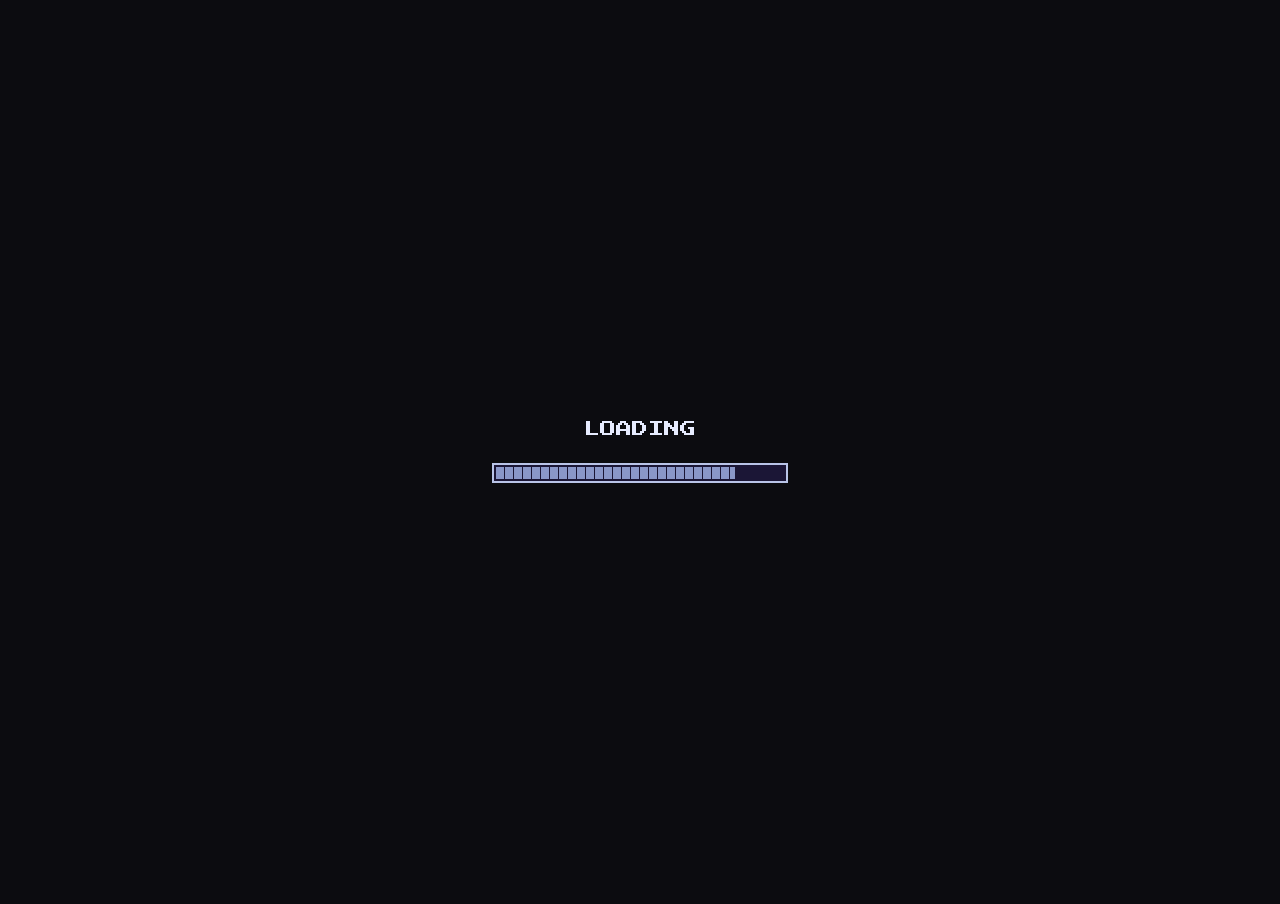
<file: index.html>
<!DOCTYPE html>
<html lang="en-GB">
<head>
  <meta charset="utf-8">
  <title>Now That's What I Call 10 Years</title>
  <meta name="viewport" content="width=device-width, initial-scale=1, maximum-scale=1, user-scalable=no, viewport-fit=cover">
  <!-- On a phone's home screen: "10 YEARS" big over the cover's sunburst
       (the whole title was too small to read there), and the album's name
       under it (Ollie, 13 and 15 Oct 2026). Rebuild icon/ with tools/icon/build_icon.py; bump ?v= so a phone
       fetches the new one. -->
  <meta name="apple-mobile-web-app-title" content="Now That's What I Call 10 Years">
  <meta name="apple-mobile-web-app-capable" content="yes">
  <meta name="mobile-web-app-capable" content="yes">
  <!-- black-translucent: the page runs under the status bar instead of
       below it. With "black" an iPhone keeps a strip at the top for the
       status bar, and opened upright then turned (the loader waits for the
       turn) it sometimes kept that strip as a black bar until the game was
       reopened (Ollie, 15 Oct 2026). The page's own near-black shows there. -->
  <meta name="apple-mobile-web-app-status-bar-style" content="black-translucent">
  <meta name="theme-color" content="#0c0c10">
  <link rel="apple-touch-icon" href="icon/icon-180.png?v=5">
  <link rel="icon" type="image/png" sizes="192x192" href="icon/icon-192.png?v=5">
  <link rel="manifest" href="manifest.webmanifest">
  <meta name="robots" content="noindex">
  <style>
    html, body { margin: 0; padding: 0; background: #0c0c10; height: 100%; overflow: hidden; }
    /* The page is pinned to the screen by the browser itself, so it takes a
       turned phone's new shape in the same instant as the phone does. Sizing
       it from code lagged a turn behind on an iPhone (core/turn.js). */
    body { position: fixed; inset: 0; overscroll-behavior: none; }
    canvas { touch-action: none; }

    /* The loading screen and the turn-your-phone card (core/loader.js,
       core/turn.js). Plain page elements, so they show before the engine
       or anything else has arrived. The kit's silver and blue on the
       page's own near-black. */
    #boot, #turn {
      position: fixed; inset: 0;
      display: flex; flex-direction: column; align-items: center; justify-content: center;
      gap: 22px;
      background: #0c0c10; color: #e7ecff;
      font-family: "NUA Pixel", monospace; font-size: 16px; line-height: 24px; text-align: center;
      -webkit-user-select: none; user-select: none; touch-action: none;
    }
    #boot { z-index: 20; transition: opacity 0.3s; }
    #boot.gone { opacity: 0; pointer-events: none; }
    #boot-label, #turn-label { visibility: hidden; }
    .fonts-ready #boot-label, .fonts-ready #turn-label { visibility: visible; }
    #boot-bar {
      width: 288px; max-width: 70vw; height: 12px; padding: 2px;
      border: 2px solid #b9c4e8; background: #1b1636;
    }
    #boot-fill {
      width: 0; height: 100%;
      /* blocks with a pixel between them, like the boss's health bar */
      background: repeating-linear-gradient(90deg, #8a97c9 0 8px, transparent 8px 9px);
    }
    #turn { z-index: 30; display: none; }
    /* The cover over a turn. While an iPhone turns it freezes the page and
       spins a picture of the old screen, then swaps in the new one, which
       anything run from code only sees afterwards (three attempts that way
       still popped, Ollie, 13 Oct 2026). So the cover is pure CSS: each
       way round has its own fade, and a new name restarts the animation,
       so the browser itself draws the cover in the very first frame of the
       new shape and fades it once the game has redrawn underneath. */
    #settle {
      position: fixed; inset: 0; z-index: 40; pointer-events: none;
      background: #0c0c10; opacity: 0;
    }
    @media (orientation: landscape) and (pointer: coarse) { #settle { animation: settle-wide 0.75s ease-in forwards; } }
    @media (orientation: portrait) and (pointer: coarse) { #settle { animation: settle-tall 0.75s ease-in forwards; } }
    @keyframes settle-wide { 0%, 45% { opacity: 1; } 100% { opacity: 0; } }
    @keyframes settle-tall { 0%, 45% { opacity: 1; } 100% { opacity: 0; } }
    @media (orientation: portrait) and (pointer: coarse) { #turn { display: flex; } }
    #turn-phone {
      width: 30px; height: 52px; border: 4px solid #e7ecff; border-radius: 6px;
      box-shadow: inset 0 -6px 0 -2px #8a97c9;
      animation: turn-phone 2.4s ease-in-out infinite;
    }
    @keyframes turn-phone {
      0%, 25% { transform: rotate(0deg); }
      50%, 85% { transform: rotate(-90deg); }
      100% { transform: rotate(0deg); }
    }
  </style>
</head>
<body>
  <!-- TESTING ONLY. Add ?headless to the URL to keep the game loop
       running while the page is hidden, so Claude can play and
       screenshot the game off-screen.

       Two things have to be faked, not one: browsers stop
       requestAnimationFrame for hidden tabs, AND Kaboom skips the
       body of every frame unless document.visibilityState is
       "visible". Patching only the first gives you a black screen.

       Without ?headless nothing here runs, so real players still get
       the normal behaviour of the game pausing in a background tab.

       The frame pump ticks from a Web Worker, not setTimeout: hidden
       tabs throttle main-thread timers to about once a second, which
       put the whole game into slow motion mid-test. Worker timers are
       not throttled, so the loop holds 60fps off-screen. -->
  <script>
    if (location.search.includes("headless")) {
      Object.defineProperty(document, "visibilityState", { get: () => "visible", configurable: true });
      Object.defineProperty(document, "hidden", { get: () => false, configurable: true });
      const tick = new Worker(URL.createObjectURL(
        new Blob(["setInterval(() => postMessage(0), 16)"], { type: "text/javascript" })
      ));
      let frameCbs = [];
      tick.onmessage = () => {
        const cbs = frameCbs;
        frameCbs = [];
        for (const cb of cbs) cb(performance.now());
      };
      window.requestAnimationFrame = (cb) => (frameCbs.push(cb), 0);
    }
  </script>

  <div id="boot">
    <div id="boot-label">LOADING</div>
    <div id="boot-bar"><div id="boot-fill"></div></div>
  </div>
  <div id="turn">
    <div id="turn-phone"></div>
    <div id="turn-label">TURN YOUR PHONE<br>SIDEWAYS</div>
  </div>
  <div id="settle"></div>
  <script src="core/turn.js"></script>

  <!-- Everything below is the game. core/loader.js (at the bottom) fetches
       and runs it, in this order, with the loading bar; the <template> keeps
       the browser from running it on its own. The lines stay ordinary
       script tags because the level board, the soundtrack board and the
       level tools read this list. -->
  <template id="game-scripts">
  <!-- Engine: Kaboom.js 3000.1.17, kept in lib/ rather than loaded from a CDN,
       with two small speed fixes for phones (listed at the top of the file) -->
  <script src="lib/kaboom-3000.1.17.js"></script>

  <!-- Idle: goes quiet when the window is not the one being looked at.
       Must load BEFORE boot.js, because kaboom() starts the frame loop
       the moment it is called and this wraps the frame request. -->
  <script src="core/idle.js"></script>

  <!-- Boot: starts the engine, sets up shared game state -->
  <script src="core/boot.js"></script>
  <script src="core/collide.js"></script>
  <script src="core/spawns.js"></script>
  <script src="core/depth.js"></script>
  <script src="core/triangulate.js"></script>
  <script src="core/seethrough.js"></script>
  <script src="core/sfx.js"></script>
  <script src="core/soundtrack.js"></script>
  <script src="core/titlevideo.js"></script>
  <script src="core/save.js"></script>
  <script src="core/story.js"></script>
  <script src="core/difficulty.js"></script>

  <!-- Data: characters, chapters, maps. Edit these to change the game's content. -->
  <script src="core/fonts-real.js"></script>
  <script src="core/sprites-real.js"></script>
  <script src="core/sprites-anim.js"></script>
  <script src="core/sprites-pose.js"></script>
  <script src="core/sprites-fidget.js"></script>
  <script src="core/sprites-scared.js"></script>
  <script src="core/sprites-pair.js"></script>
  <script src="core/enemies-real.js"></script>
  <script src="core/sprites-busy.js"></script>
  <script src="core/duties-real.js"></script>
  <script src="core/weapons-real.js"></script>
  <script src="core/ebullets-real.js"></script>
  <script src="core/plates-real.js"></script>
  <script src="core/cutins-real.js"></script>
  <script src="core/specials-real.js"></script>
  <script src="core/props-real.js"></script>
  <script src="core/record-real.js"></script>
  <script src="core/caps-real.js"></script>
  <script src="core/title-real.js"></script>
  <script src="core/ending-real.js"></script>
  <script src="data/characters.js"></script>
  <script src="data/bonus.js"></script>
  <script src="data/cutins.js"></script>
  <script src="data/level-gonzos.js"></script>
  <script src="data/level-mercy.js"></script>
  <script src="data/level-foampit.js"></script>
  <script src="data/level-mercystage.js"></script>
  <script src="data/level-classroom.js"></script>
  <script src="data/level-propaganda.js"></script>
  <script src="data/level-market.js"></script>
  <script src="data/level-mischief.js"></script>
  <script src="data/level-parkruined.js"></script>
  <script src="data/level-hungover.js"></script>
  <script src="data/level-lecture.js"></script>
  <script src="data/level-park.js"></script>
  <script src="data/level-playhouse.js"></script>
  <script src="data/level-library.js"></script>
  <script src="data/level-cathedralclose.js"></script>
  <script src="data/level-streets.js"></script>
  <script src="data/level-cathedral.js"></script>
  <script src="data/level-oldstreet.js"></script>
  <script src="data/level-parliament.js"></script>
  <script src="data/level-train.js"></script>
  <script src="data/level-thames.js"></script>
  <script src="data/level-fullback.js"></script>
  <script src="data/level-rowans.js"></script>
  <script src="data/level-flat.js"></script>
  <script src="data/level-beehive.js"></script>
  <script src="data/level-canal.js"></script>
  <script src="data/chapters.js"></script>
  <script src="data/soundtrack.js"></script>
  <script src="data/speech.js"></script>
  <script src="data/fidgets.js"></script>
  <script src="data/crackvoice.js"></script>
  <script src="data/finale-script.js"></script>
  <script src="data/trophies.js"></script>
  <script src="data/savewords.js"></script>
  <script src="data/tips.js"></script>

  <!-- Core systems -->
  <script src="core/cracks.js"></script>
  <script src="core/art.js"></script>
  <script src="core/player.js"></script>
  <script src="core/enemies.js"></script>
  <script src="core/companions.js"></script>
  <script src="core/bonus.js"></script>
  <script src="core/caps.js"></script>
  <script src="core/fidget.js"></script>
  <script src="core/cutin.js"></script>
  <script src="core/speech.js"></script>
  <script src="core/ui.js"></script>
  <script src="core/admin.js"></script>
  <script src="core/camshots.js"></script>
  <script src="core/crackvoice.js"></script>
  <!-- Trophies: after everything it listens to, before the scenes it wraps -->
  <script src="core/trophies.js"></script>
  <!-- The save word: after every save it listens to (core/cloud.js) -->
  <script src="core/cloud.js"></script>
  <script src="core/cloudui.js"></script>
  <!-- Explainer cards and the nudges to the way on (core/tips.js, core/nudge.js) -->
  <script src="core/tips.js"></script>
  <script src="core/nudge.js"></script>

  <!-- Scenes -->
  <script src="scenes/title.js"></script>
  <script src="scenes/select.js"></script>
  <script src="scenes/tutorial.js"></script>
  <script src="scenes/area.js"></script>
  <script src="scenes/finale.js"></script>
  <script src="scenes/ending.js"></script>
  <script src="scenes/trophies.js"></script>

  <!-- Go -->
  <script src="game.js"></script>
  </template>
  <script src="core/loader.js"></script>
</body>
</html>
</file>
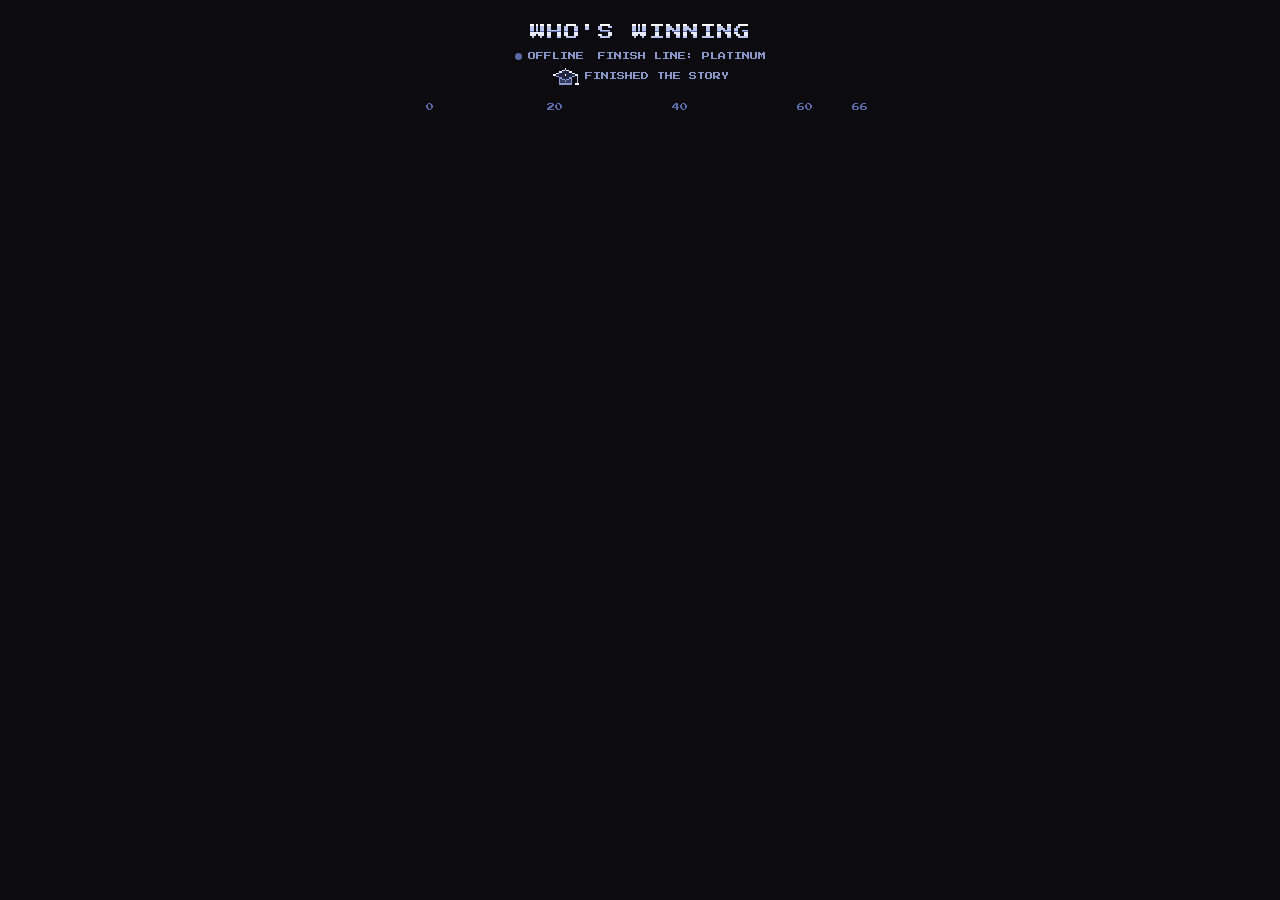
<file: board.html>
<!DOCTYPE html>
<html lang="en-GB">
<head>
  <meta charset="utf-8">
  <title>Who's Winning</title>
  <!-- Who's Winning (21 Oct 2026): a live sports day board for everyone
       playing with a save word. Not part of the game: it only reads the
       save worker's GET /v1/board and links nothing of the game but its
       icon. Design: docs/superpowers/specs/2026-10-21-leaderboard-design.md -->
  <meta name="viewport" content="width=device-width, initial-scale=1">
  <meta name="theme-color" content="#0c0c10">
  <meta name="robots" content="noindex">
  <link rel="apple-touch-icon" href="icon/icon-180.png?v=5">
  <link rel="icon" type="image/png" sizes="192x192" href="icon/icon-192.png?v=5">
  <link rel="preload" href="board/fonts/PressStart2P-Regular.ttf" as="font" type="font/ttf" crossorigin>
  <link rel="preload" href="board/fonts/VT323-Regular.ttf" as="font" type="font/ttf" crossorigin>
  <link rel="stylesheet" href="board/board.css">
</head>
<body>
  <main class="board" id="board" data-state="loading">
    <header class="head">
      <h1 class="chrome">WHO'S WINNING</h1>
      <div class="sub">
        <span class="status"><span class="dot"></span><span id="state">LOADING</span></span>
        <span>FINISH LINE: PLATINUM</span>
      </div>
      <div class="sub key"><span class="cap" id="capkey"></span><span>FINISHED THE STORY</span></div>
    </header>
    <div class="ticks" id="ticks" aria-hidden="true"></div>
    <div class="track" id="track">
      <div class="rows" id="rows" aria-hidden="true"></div>
      <div class="finish" aria-hidden="true"></div>
      <div class="lanes" id="lanes"></div>
    </div>
    <p class="note" id="note" hidden></p>
  </main>
  <!-- the game's own idle clocks and fidget timings, and the board's idle cells -->
  <script src="core/fidget.js"></script>
  <script src="data/fidgets.js"></script>
  <script src="board/sprites/idle.js"></script>
  <script src="board/board-logic.js"></script>
  <script src="board/board.js"></script>
</body>
</html>
</file>
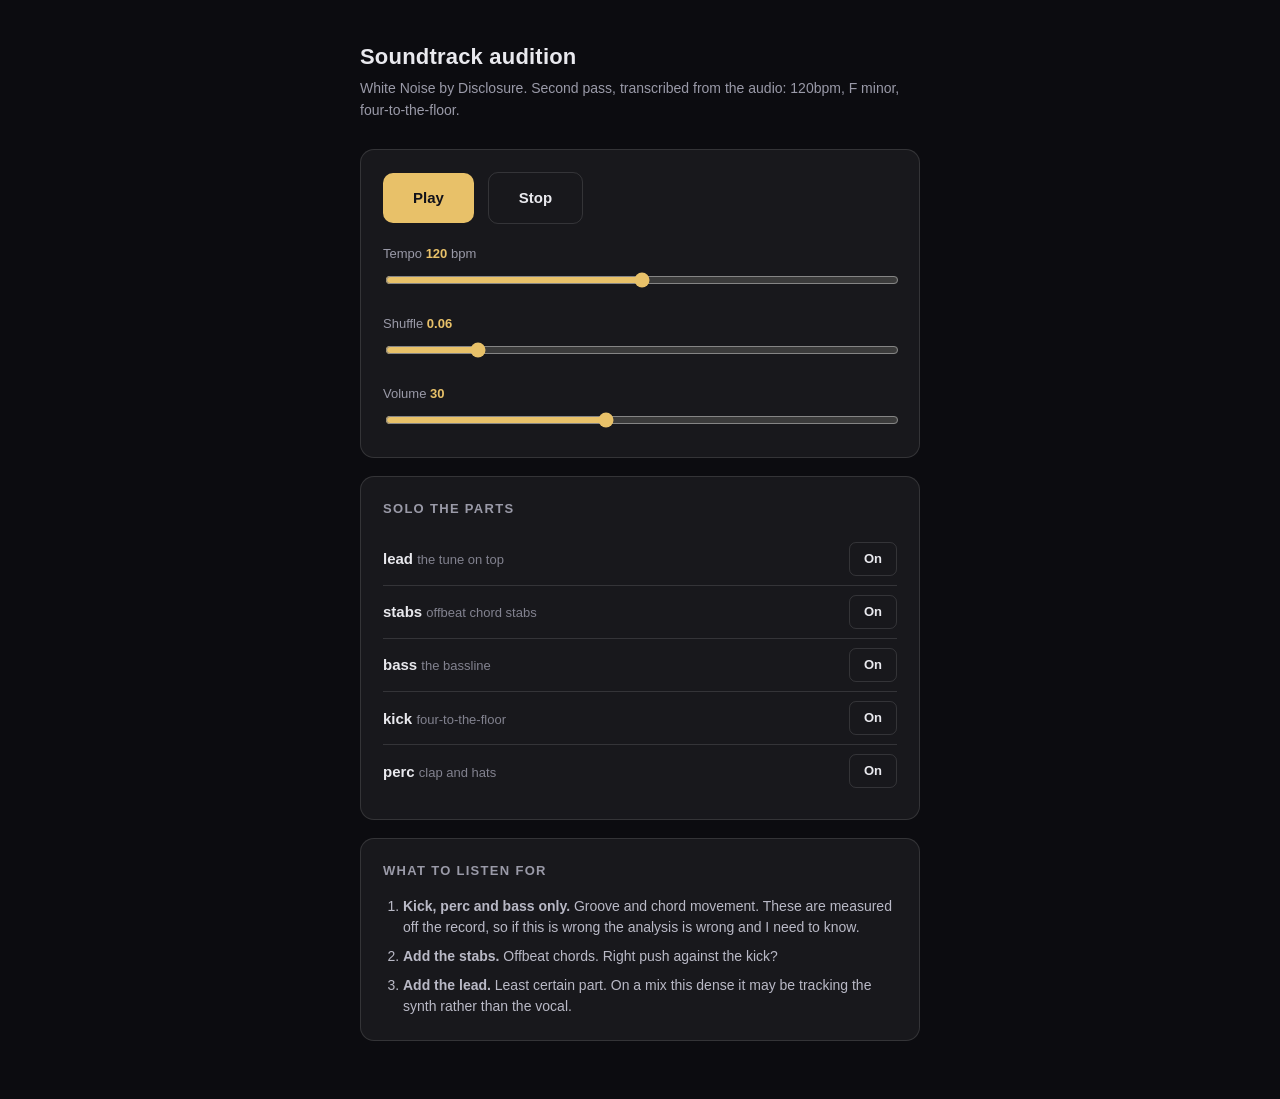
<file: music-test.html>
<!DOCTYPE html>
<html lang="en-GB">
<head>
  <meta charset="utf-8">
  <title>Soundtrack audition</title>
  <meta name="viewport" content="width=device-width, initial-scale=1">
  <meta name="robots" content="noindex">
  <style>
    :root { --gold: #e8c169; --panel: rgba(255,255,255,.05); --line: rgba(255,255,255,.12); }
    * { box-sizing: border-box; }
    body {
      margin: 0; min-height: 100vh; background: #0c0c10; color: #e9e9ee;
      font: 15px/1.55 -apple-system, BlinkMacSystemFont, "Segoe UI", sans-serif;
      display: flex; justify-content: center; padding: 40px 20px;
    }
    .wrap { width: 100%; max-width: 560px; }
    h1 { font-size: 22px; margin: 0 0 4px; letter-spacing: .2px; }
    .sub { color: #9a9aa8; margin: 0 0 28px; font-size: 14px; }
    .panel { background: var(--panel); border: 1px solid var(--line); border-radius: 14px; padding: 22px; margin-bottom: 18px; }
    button {
      font: inherit; font-weight: 600; color: #12121a; background: var(--gold);
      border: 0; border-radius: 10px; padding: 13px 30px; cursor: pointer;
      transition: filter .15s, transform .08s;
    }
    button:hover { filter: brightness(1.08); }
    button:active { transform: translateY(1px); }
    button.ghost { background: transparent; color: #e9e9ee; border: 1px solid var(--line); }
    .row { display: flex; align-items: center; gap: 14px; flex-wrap: wrap; }
    label.slider { display: block; margin-top: 20px; font-size: 13px; color: #9a9aa8; }
    label.slider b { color: var(--gold); font-variant-numeric: tabular-nums; }
    input[type=range] { width: 100%; margin-top: 8px; accent-color: var(--gold); }
    h2 { font-size: 13px; text-transform: uppercase; letter-spacing: 1.3px; color: #9a9aa8; margin: 0 0 14px; font-weight: 600; }
    .ch { display: flex; align-items: center; gap: 12px; padding: 9px 0; border-bottom: 1px solid var(--line); }
    .ch:last-child { border-bottom: 0; }
    .ch .nm { flex: 1; font-weight: 600; }
    .ch .desc { color: #82828f; font-size: 13px; font-weight: 400; }
    .ch button { padding: 6px 14px; font-size: 13px; border-radius: 7px; }
    .off { opacity: .38; }
    ol { margin: 0; padding-left: 20px; color: #b9b9c6; font-size: 14px; }
    ol li { margin-bottom: 7px; }
    ol li:last-child { margin-bottom: 0; }
  </style>
</head>
<body>
  <div class="wrap">
    <h1>Soundtrack audition</h1>
    <p class="sub">White Noise by Disclosure. Second pass, transcribed from the audio: 120bpm, F minor, four-to-the-floor.</p>

    <div class="panel">
      <div class="row">
        <button id="go">Play</button>
        <button id="stop" class="ghost">Stop</button>
      </div>
      <label class="slider">Tempo <b id="bpmv">122</b> bpm
        <input type="range" id="bpm" min="90" max="150" value="122">
      </label>
      <label class="slider">Shuffle <b id="swv">0.16</b>
        <input type="range" id="sw" min="0" max="35" value="16">
      </label>
      <label class="slider">Volume <b id="volv">30</b>
        <input type="range" id="vol" min="0" max="70" value="30">
      </label>
    </div>

    <div class="panel">
      <h2>Solo the parts</h2>
      <div id="chans"></div>
    </div>

    <div class="panel">
      <h2>What to listen for</h2>
      <ol>
        <li><b>Kick, perc and bass only.</b> Groove and chord movement. These are measured off the record, so if this is wrong the analysis is wrong and I need to know.</li>
        <li><b>Add the stabs.</b> Offbeat chords. Right push against the kick?</li>
        <li><b>Add the lead.</b> Least certain part. On a mix this dense it may be tracking the synth rather than the vocal.</li>
      </ol>
    </div>
  </div>

  <script src="core/sfx.js"></script>
  <script src="core/music.js"></script>
  <script src="data/song-whitenoise.js"></script>
  <script>
    const song = SONG_WHITENOISE;
    MUSIC.compile(song);

    const DESC = {
      lead: "the tune on top",
      stabs: "offbeat chord stabs",
      bass: "the bassline",
      kick: "four-to-the-floor",
      perc: "clap and hats",
    };
    const box = document.getElementById("chans");
    song.channels.forEach((ch, i) => {
      const row = document.createElement("div");
      row.className = "ch";
      row.innerHTML = `<span class="nm">${ch.id} <span class="desc">${DESC[ch.id] || ""}</span></span>`;
      const b = document.createElement("button");
      b.className = "ghost";
      b.textContent = "On";
      b.onclick = () => {
        MUSIC.mutes[i] = !MUSIC.mutes[i];
        b.textContent = MUSIC.mutes[i] ? "Off" : "On";
        row.classList.toggle("off", !!MUSIC.mutes[i]);
      };
      row.appendChild(b);
      box.appendChild(row);
    });

    document.getElementById("go").onclick = () => MUSIC.play(song);
    document.getElementById("stop").onclick = () => MUSIC.stop();

    const bind = (id, out, init, fn) => {
      const el = document.getElementById(id), o = document.getElementById(out);
      el.value = init;                 // start from the song, not a hardcoded default
      el.oninput = () => fn(+el.value, o);
      el.oninput();
    };
    bind("bpm", "bpmv", song.bpm,         (v, o) => { song.bpm = v; o.textContent = v; });
    bind("sw",  "swv",  song.swing * 100, (v, o) => { song.swing = v / 100; o.textContent = (v / 100).toFixed(2); });
    bind("vol", "volv", MUSIC.volume * 100, (v, o) => { MUSIC.setVolume(v / 100); o.textContent = v; });
  </script>
</body>
</html>
</file>
<file: board/board.css>
/* Who's Winning (21 Oct 2026): the sports day board. The look is the
   mockup Ollie chose ("C, sports day"): the game's night, its two pixel
   fonts, the title's silver and blue chrome, never yellow. Press Start 2P
   at 8 or 16 px only, VT323 at 16 or 32 px only, or the pixels go uneven. */

@font-face { font-family: "pixel"; src: url("fonts/PressStart2P-Regular.ttf") format("truetype"); font-display: block; }
@font-face { font-family: "vt"; src: url("fonts/VT323-Regular.ttf") format("truetype"); font-display: block; }

:root {
  --night: #0c0c10;
  --ink: #090a10;
  --paper: #f4efe4;
  --silver: #e7ecff;
  --steel: #b9c4e8;
  --blue: #8a97c9;
  --deep: #5a6aa8;
  --red: #e63946;      /* the live dot, and nothing else */
  --lane: 62px;        /* BOARD.LANE_H */
}

html { background: var(--night); -webkit-text-size-adjust: 100%; text-size-adjust: 100%; }
body { margin: 0; background: var(--night); color: var(--paper); font-family: "vt", monospace; overflow-x: hidden; }

.board { max-width: 480px; margin: 0 auto; padding-bottom: 24px; }

/* ---------- the heading ---------- */
.head { padding: 22px 14px 10px; text-align: center; }
.chrome {
  margin: 0; font-family: "pixel"; font-weight: normal; font-size: 16px; line-height: 20px; letter-spacing: 1px;
  background: linear-gradient(180deg, #fff 0 22%, var(--steel) 22% 44%, var(--deep) 44% 52%, var(--silver) 52% 68%, var(--steel) 68% 84%, var(--blue) 84%);
  -webkit-background-clip: text; background-clip: text; color: transparent;
  filter: drop-shadow(2px 2px 0 var(--ink));
}
.sub { font-family: "pixel"; font-size: 8px; line-height: 8px; color: var(--blue); margin-top: 10px; display: flex; flex-wrap: wrap; gap: 6px 14px; justify-content: center; align-items: center; }
.status { display: inline-flex; align-items: center; gap: 6px; }
.dot { width: 7px; height: 7px; border-radius: 50%; background: var(--deep); display: inline-block; }
[data-state="loading"] .dot { animation: pulse 1.4s infinite; }
[data-state="live"] .dot { background: var(--red); animation: pulse 1.4s infinite; }
@keyframes pulse { 0%, 100% { opacity: 1; } 50% { opacity: .25; } }

/* ---------- the track ---------- */
.ticks { position: relative; height: 16px; margin: 4px 0 12px; font-family: "pixel"; font-size: 8px; line-height: 8px; color: var(--deep); }
.ticks span { position: absolute; top: 4px; transform: translateX(-50%); }

.track { position: relative; height: 0; margin-bottom: 16px; }
.rows .row { height: var(--lane); box-sizing: border-box; border-bottom: 2px dashed rgba(244, 239, 228, .12); }
.rows .row:nth-child(even) { background: rgba(90, 106, 168, .10); }
.finish {
  position: absolute; top: 0; bottom: 0; right: 14px; width: 12px; opacity: .9;
  background: repeating-conic-gradient(var(--silver) 0 25%, var(--deep) 0 50%) 0 0 / 8px 8px;
}
.lanes { position: absolute; inset: 0; }

/* One lane per player, keyed by who they are, so a change of places is a
   glide (top) and a new trophy is a run along the lane (left). */
.lane { position: absolute; left: 0; right: 0; height: var(--lane); transition: top .8s ease-in-out; }
.runner { position: absolute; bottom: 3px; transform: translateX(-50%); transition: left 1.2s ease-in-out; }
.fig { position: relative; }
.fig > img { height: 52px; display: block; }   /* a still picture, if the idle cells could not load */
/* The idle animation (Ollie, 4 Nov 2026): the cell round the standing figure,
   showing one cell of the person's strip at a time (board.js sets the sizes). */
.spr { position: absolute; overflow: hidden; }
.spr img { position: absolute; top: 0; max-width: none; display: block; }
.runner.live .fig { animation: bob .5s infinite alternate ease-in-out; }
/* With the idle cells on, whoever is playing walks on the spot instead (Ollie, 4 Nov 2026). */
.walks .runner.live .fig { animation: none; }
.walks .runner.live .fig.still { animation: bob .5s infinite alternate ease-in-out; }   /* a still picture standing in */
@keyframes bob { from { transform: translateY(0); } to { transform: translateY(-4px); } }
.crown { position: absolute; top: -16px; left: 50%; transform: translateX(-50%); display: none; }
.runner.plat .crown { display: block; }
.px { display: block; image-rendering: pixelated; }

.tag { position: absolute; top: 50%; transform: translate(var(--shift, 0px), -50%); white-space: nowrap; line-height: 13px; }
.tag.r { left: 100%; margin-left: 6px; }   /* BOARD.GAP */
.tag.l { right: 100%; margin-right: 6px; text-align: right; }
.t1 { font-family: "pixel"; font-size: 8px; color: var(--silver); }
/* the mortarboard: finished the story (Ollie, 2 Nov 2026) */
.cap { display: inline-block; margin-left: 6px; vertical-align: -5px; line-height: 0; }
.cap[hidden] { display: none; }
.sub.key { margin-top: 8px; gap: 6px; }
.sub.key .cap { margin-left: 0; }
.t2 { font-family: "vt"; font-size: 16px; color: var(--blue); }

.note { margin: 0; padding: 28px 14px; font-family: "pixel"; font-size: 8px; line-height: 16px; color: var(--blue); text-align: center; }

@media (prefers-reduced-motion: reduce) {
  .dot, .runner.live .fig { animation: none !important; }
}
</file>
